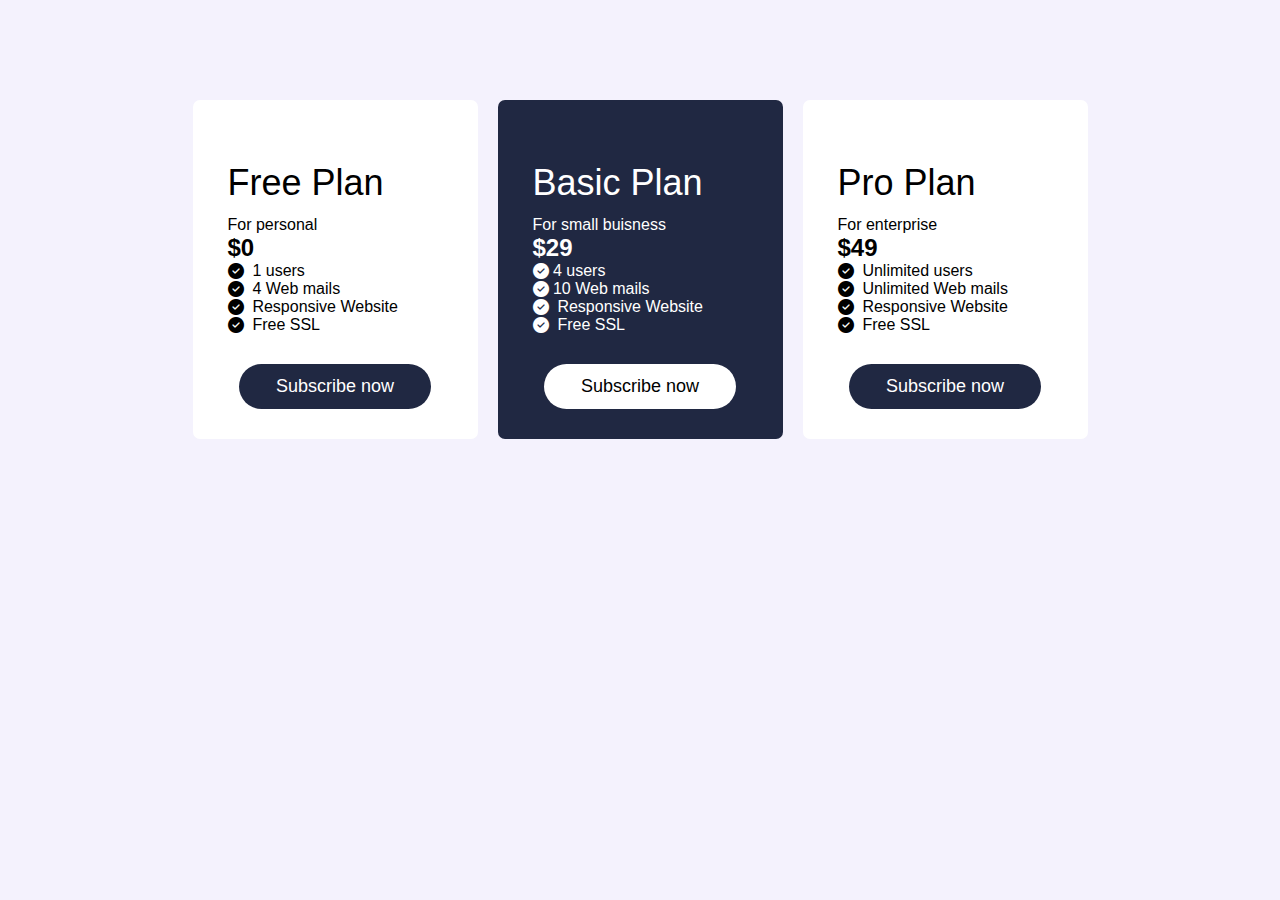
<file: Question4/index.html>
<!DOCTYPE html>
<html lang="en">
<head>
    <meta charset="UTF-8">
    <meta name="viewport" content="width=device-width, initial-scale=1.0">
    <title>Pricing</title>
    <link rel="stylesheet" href="https://cdnjs.cloudflare.com/ajax/libs/font-awesome/6.4.2/css/all.min.css">
    <link rel="stylesheet" href="style.css">
</head>
<body>
    <!-- Pricing Section -->
    <section class="pricing-section">
        <!-- free plan card -->
            <div class="card">
                <h2 class="plan-name">Free Plan</h2>
                <p class="plan-for">For personal</p>
                <h2 class="pricing">$0</h2>
                <p class="features"><i class="fa-solid fa-circle-check"></i>&nbsp; 1 users</p>
                <p class="features"><i class="fa-solid fa-circle-check"></i>&nbsp; 4 Web mails</p>
                <p class="features"><i class="fa-solid fa-circle-check"></i>&nbsp; Responsive Website</p>
                <p class="features"><i class="fa-solid fa-circle-check"></i>&nbsp; Free SSL</p>
                <div class="subscribe-now-button-container">
                    <button class="subscribe-now-button">Subscribe now</button>
                </div>
            </div>
            <!-- basic plan card -->
            <div class="card dark">
                <h2 class="plan-name">Basic Plan</h2>
                <p class="plan-for">For small buisness</p>
                <h2 class="pricing">$29</h2>
                <p class="features"><i class="fa-solid fa-circle-check"></i>&nbsp;4 users</p>
                <p class="features"><i class="fa-solid fa-circle-check"></i>&nbsp;10 Web mails</p>
                <p class="features"><i class="fa-solid fa-circle-check"></i>&nbsp; Responsive Website</p>
                <p class="features"><i class="fa-solid fa-circle-check"></i>&nbsp; Free SSL</p>
                <div class="subscribe-now-button-container">
                    <button class="subscribe-now-button dark-btn">Subscribe now</button>
                </div>
            </div>
            <!-- pro plan card -->
            <div class="card">
                <h2 class="plan-name">Pro Plan</h2>
                <p class="plan-for">For enterprise</p>
                <h2 class="pricing">$49</h2>
                <p class="features"><i class="fa-solid fa-circle-check"></i>&nbsp; Unlimited users</p>
                <p class="features"><i class="fa-solid fa-circle-check"></i>&nbsp; Unlimited Web mails</p>
                <p class="features"><i class="fa-solid fa-circle-check"></i>&nbsp; Responsive Website</p>
                <p class="features"><i class="fa-solid fa-circle-check"></i>&nbsp; Free SSL</p>
                <div class="subscribe-now-button-container">
                    <button class="subscribe-now-button">Subscribe now</button>
                </div>
            </div>
    </section>
</body>
</html>
</file>
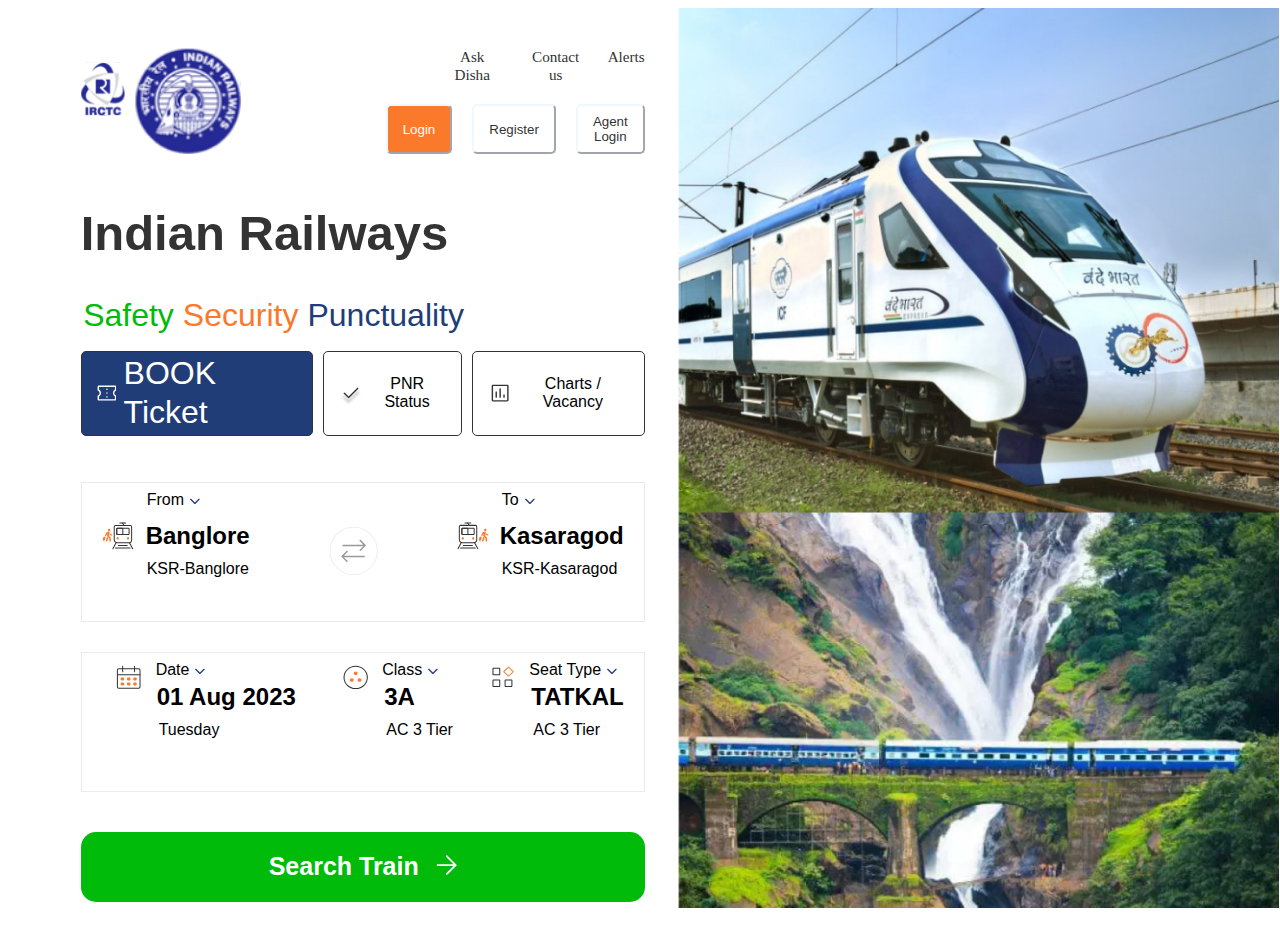
<file: Question5/index.html>
<!DOCTYPE html>
<html lang="en">
<head>
    <meta charset="UTF-8">
    <meta name="viewport" content="width=device-width, initial-scale=1.0">
    <title>IRCT-Ticket Booking</title>
    <link rel="stylesheet" href="style.css">
</head>
<body>
    <div class="container">
        <div class="nav">
            <nav>
                <a href="" class="logo"><svg width="68" height="82" viewBox="0 0 68 82" fill="none" xmlns="http://www.w3.org/2000/svg" xmlns:xlink="http://www.w3.org/1999/xlink">
                    <rect x="0.388916" y="0.694397" width="66.9167" height="81.1111" fill="url(#pattern0)"/>
                    <defs>
                    <pattern id="pattern0" patternContentUnits="objectBoundingBox" width="1" height="1">
                    <use xlink:href="#image0_222_7" transform="scale(0.0151515 0.0125)"/>
                    </pattern>
                    <image id="image0_222_7" width="66" height="80" xlink:href="[data-uri]"/>
                    </defs>
                    </svg>
                    <img src="./image/Logo.png" alt="">  
                </a>
                <div class="nav-options">
                    <div class="nav-links">
                        <a href="">Ask Disha</a>
                        <a href="">Contact us</a>
                        <a href="">Alerts</a>
                    </div>
                    <div class="nav-buttons">
                        <button Id="login">
                            Login
                        </button>
                        <button>
                            Register
                        </button>
                        <button>
                            Agent Login
                        </button>
                    </div>
                </div>
            </nav>
            <div class="main">
                <div>
                <h1>Indian Railways</h1>
                <span style="color: #01BB0A;">Safety</span>
                <span style="color: #FB792B;">Security</span>
                <span style="color: #213D77;">Punctuality</span>
                </div>
                <div class="detail">
                    <p style="background-color: #213D77; color: white; align-items: center;"><svg width="21" height="18" viewBox="0 0 21 18" fill="none" xmlns="http://www.w3.org/2000/svg">
                        <path d="M2.14583 17.2083C1.7276 17.2083 1.36957 17.0594 1.07174 16.7615C0.773915 16.4637 0.625 16.1057 0.625 15.6874V12.3416C0.625 12.1695 0.67147 12.0209 0.76441 11.8957C0.85735 11.7705 0.979861 11.6826 1.13194 11.6319C1.65579 11.446 2.06557 11.1123 2.36128 10.6307C2.657 10.1491 2.80486 9.64213 2.80486 9.10984C2.80486 8.57755 2.657 8.06638 2.36128 7.57633C2.06557 7.08628 1.65579 6.74832 1.13194 6.56244C0.979861 6.51175 0.85735 6.42382 0.76441 6.29865C0.67147 6.17347 0.625 6.02483 0.625 5.85272V2.50689C0.625 2.08866 0.773915 1.73063 1.07174 1.4328C1.36957 1.13497 1.7276 0.986053 2.14583 0.986053H19.3819C19.8002 0.986053 20.1582 1.13497 20.456 1.4328C20.7539 1.73063 20.9028 2.08866 20.9028 2.50689V5.85272C20.9028 6.02483 20.8563 6.17347 20.7634 6.29865C20.6704 6.42382 20.5479 6.51175 20.3958 6.56244C19.872 6.74832 19.4622 7.08628 19.1665 7.57633C18.8708 8.06638 18.7229 8.57755 18.7229 9.10984C18.7229 9.64213 18.8708 10.1491 19.1665 10.6307C19.4622 11.1123 19.872 11.446 20.3958 11.6319C20.5479 11.6826 20.6704 11.7705 20.7634 11.8957C20.8563 12.0209 20.9028 12.1695 20.9028 12.3416V15.6874C20.9028 16.1057 20.7539 16.4637 20.456 16.7615C20.1582 17.0594 19.8002 17.2083 19.3819 17.2083H2.14583ZM2.14583 15.6874H19.3819V12.9246C18.7398 12.4852 18.216 11.9361 17.8104 11.277C17.4049 10.618 17.2021 9.89138 17.2021 9.09716C17.2021 8.30295 17.4049 7.57633 17.8104 6.9173C18.216 6.25828 18.7398 5.70909 19.3819 5.26973V2.50689H2.14583V5.26973C2.80486 5.70909 3.33293 6.25828 3.73003 6.9173C4.12714 7.57633 4.32569 8.30295 4.32569 9.09716C4.32569 9.89138 4.12714 10.618 3.73003 11.277C3.33293 11.9361 2.80486 12.4852 2.14583 12.9246V15.6874ZM10.7639 14.0906C10.9667 14.0906 11.1441 14.0145 11.2962 13.8624C11.4483 13.7104 11.5243 13.5329 11.5243 13.3302C11.5243 13.1274 11.4483 12.9499 11.2962 12.7979C11.1441 12.6458 10.9667 12.5697 10.7639 12.5697C10.5611 12.5697 10.3837 12.6458 10.2316 12.7979C10.0795 12.9499 10.0035 13.1274 10.0035 13.3302C10.0035 13.5329 10.0795 13.7104 10.2316 13.8624C10.3837 14.0145 10.5611 14.0906 10.7639 14.0906ZM10.7639 9.85758C10.9667 9.85758 11.1441 9.78154 11.2962 9.62946C11.4483 9.47737 11.5243 9.29994 11.5243 9.09716C11.5243 8.89439 11.4483 8.71696 11.2962 8.56487C11.1441 8.41279 10.9667 8.33675 10.7639 8.33675C10.5611 8.33675 10.3837 8.41279 10.2316 8.56487C10.0795 8.71696 10.0035 8.89439 10.0035 9.09716C10.0035 9.29994 10.0795 9.47737 10.2316 9.62946C10.3837 9.78154 10.5611 9.85758 10.7639 9.85758ZM10.7639 5.6246C10.9667 5.6246 11.1441 5.54855 11.2962 5.39647C11.4483 5.24439 11.5243 5.06696 11.5243 4.86418C11.5243 4.6614 11.4483 4.48397 11.2962 4.33189C11.1441 4.1798 10.9667 4.10376 10.7639 4.10376C10.5611 4.10376 10.3837 4.1798 10.2316 4.33189C10.0795 4.48397 10.0035 4.6614 10.0035 4.86418C10.0035 5.06696 10.0795 5.24439 10.2316 5.39647C10.3837 5.54855 10.5611 5.6246 10.7639 5.6246Z" fill="white"/>
                        </svg>
                        <span>BOOK Ticket</span></p>
                    <p><svg width="26" height="27" viewBox="0 0 26 27" fill="none" xmlns="http://www.w3.org/2000/svg">
                        <g filter="url(#filter0_d_222_21)">
                        <path d="M10.3451 16.8486L19.5462 7.64753C19.6994 7.49544 19.8813 7.4194 20.092 7.4194C20.3026 7.4194 20.484 7.49589 20.6361 7.64887C20.7882 7.80183 20.8642 7.98349 20.8642 8.19384C20.8642 8.40417 20.7882 8.58538 20.6361 8.73746L10.8774 18.4961C10.7253 18.6482 10.5479 18.7243 10.3451 18.7243C10.1423 18.7243 9.96492 18.6482 9.81283 18.4961L5.19964 13.8829C5.04756 13.7297 4.97574 13.5478 4.98419 13.3371C4.99264 13.1265 5.07335 12.9451 5.22633 12.793C5.37929 12.6409 5.56095 12.5649 5.77129 12.5649C5.98163 12.5649 6.16283 12.6409 6.31492 12.793L10.3451 16.8486Z" fill="#333333"/>
                        </g>
                        <defs>
                        <filter id="filter0_d_222_21" x="-3.23608" y="0.930511" width="32.3334" height="32.3333" filterUnits="userSpaceOnUse" color-interpolation-filters="sRGB">
                        <feFlood flood-opacity="0" result="BackgroundImageFix"/>
                        <feColorMatrix in="SourceAlpha" type="matrix" values="0 0 0 0 0 0 0 0 0 0 0 0 0 0 0 0 0 0 127 0" result="hardAlpha"/>
                        <feOffset dy="4"/>
                        <feGaussianBlur stdDeviation="2"/>
                        <feComposite in2="hardAlpha" operator="out"/>
                        <feColorMatrix type="matrix" values="0 0 0 0 0 0 0 0 0 0 0 0 0 0 0 0 0 0 0.25 0"/>
                        <feBlend mode="normal" in2="BackgroundImageFix" result="effect1_dropShadow_222_21"/>
                        <feBlend mode="normal" in="SourceGraphic" in2="effect1_dropShadow_222_21" result="shape"/>
                        </filter>
                        </defs>
                        </svg>
                        PNR Status</p>
                    <p><svg width="26" height="26" viewBox="0 0 26 26" fill="none" xmlns="http://www.w3.org/2000/svg">
                        <path d="M8.89396 18.2427C9.11068 18.2427 9.29086 18.1698 9.43449 18.024C9.57813 17.8783 9.64995 17.6977 9.64995 17.4822V12.0326C9.64995 11.8171 9.57665 11.6365 9.43006 11.4908C9.28345 11.345 9.1018 11.2722 8.88509 11.2722C8.66837 11.2722 8.4882 11.345 8.34456 11.4908C8.20093 11.6365 8.12911 11.8171 8.12911 12.0326V17.4822C8.12911 17.6977 8.20241 17.8783 8.349 18.024C8.49561 18.1698 8.67726 18.2427 8.89396 18.2427ZM13.1016 18.2427C13.3183 18.2427 13.4985 18.1698 13.6421 18.024C13.7858 17.8783 13.8576 17.6977 13.8576 17.4822V8.7121C13.8576 8.49665 13.7843 8.31605 13.6377 8.1703C13.4911 8.02456 13.3094 7.95168 13.0927 7.95168C12.876 7.95168 12.6958 8.02456 12.5522 8.1703C12.4086 8.31605 12.3368 8.49665 12.3368 8.7121V17.4822C12.3368 17.6977 12.41 17.8783 12.5566 18.024C12.7032 18.1698 12.8849 18.2427 13.1016 18.2427ZM17.3092 18.2427C17.526 18.2427 17.7061 18.1698 17.8498 18.024C17.9934 17.8783 18.0652 17.6977 18.0652 17.4822V15.2517C18.0652 15.0362 17.9919 14.8556 17.8453 14.7099C17.6987 14.5641 17.5171 14.4913 17.3004 14.4913C17.0837 14.4913 16.9035 14.5641 16.7598 14.7099C16.6162 14.8556 16.5444 15.0362 16.5444 15.2517V17.4822C16.5444 17.6977 16.6177 17.8783 16.7643 18.024C16.9109 18.1698 17.0925 18.2427 17.3092 18.2427ZM5.493 22.2222C5.08745 22.2222 4.73258 22.0701 4.42842 21.7659C4.12425 21.4618 3.97217 21.1069 3.97217 20.7013V5.493C3.97217 5.08745 4.12425 4.73258 4.42842 4.42842C4.73258 4.12425 5.08745 3.97217 5.493 3.97217H20.7013C21.1069 3.97217 21.4618 4.12425 21.7659 4.42842C22.0701 4.73258 22.2222 5.08745 22.2222 5.493V20.7013C22.2222 21.1069 22.0701 21.4618 21.7659 21.7659C21.4618 22.0701 21.1069 22.2222 20.7013 22.2222H5.493ZM5.493 20.7013H20.7013V5.493H5.493V20.7013Z" fill="#333333"/>
                        </svg>
                        Charts / Vacancy</p>
                </div>
                <div class="destinations">    
                    <div>
                        <p>From <svg width="22" height="21" viewBox="0 0 22 21" fill="none" xmlns="http://www.w3.org/2000/svg">
                            <path d="M10.9028 13.0981C10.8183 13.0981 10.7408 13.084 10.6704 13.0558C10.6 13.0277 10.5296 12.9784 10.4592 12.908L6.2769 8.72566C6.15016 8.59893 6.08679 8.45107 6.08679 8.28209C6.08679 8.11311 6.15016 7.96525 6.2769 7.83851C6.40363 7.71178 6.55501 7.64841 6.73103 7.64841C6.90706 7.64841 7.05844 7.71178 7.18517 7.83851L10.9028 11.5561L14.6204 7.83851C14.7471 7.71178 14.895 7.64841 15.0639 7.64841C15.2329 7.64841 15.3808 7.71178 15.5075 7.83851C15.6342 7.96525 15.6976 8.11663 15.6976 8.29265C15.6976 8.46867 15.6342 8.62005 15.5075 8.74679L11.3463 12.908C11.2759 12.9784 11.2055 13.0277 11.1351 13.0558C11.0647 13.084 10.9873 13.0981 10.9028 13.0981Z" fill="#213D77"/>
                            </svg></p>
                        <div class="from-to">
                        <svg width="34" height="34" viewBox="0 0 34 34" fill="none" xmlns="http://www.w3.org/2000/svg">
                            <g clip-path="url(#clip0_222_40)">
                            <path fill-rule="evenodd" clip-rule="evenodd" d="M5.10216 16.7263C5.08898 16.5357 5.26033 14.9946 5.309 14.6621C5.31711 14.6164 5.34347 14.5526 5.29581 14.5242C5.25222 14.4988 5.20558 14.5495 5.16401 14.5718C5.06465 14.6235 5.01193 14.7117 4.97644 14.8151C4.87404 15.1274 4.26368 16.851 4.22211 16.8733C4.21704 16.997 4.10044 16.9859 4.02237 17.0234C3.80134 17.0244 3.72631 17.1451 3.68272 17.356C3.4039 18.7176 3.10886 20.0772 2.81787 21.4369C2.80773 21.4845 2.79151 21.5301 2.77529 21.5889C2.63233 21.4744 2.48937 21.378 2.31194 21.3547C1.93579 21.304 1.59715 21.4886 1.45723 21.8414C1.41465 21.9499 1.37105 21.9661 1.26763 21.9448C0.821523 21.8475 0.59137 21.4967 0.688703 21.0425C0.876273 20.1624 1.06384 19.2834 1.25445 18.4023C1.35179 17.9562 1.69347 17.7392 2.14059 17.8335C2.43158 17.8964 2.72256 17.9653 3.01456 18.0201C3.22951 18.0606 3.19402 18.0971 3.2437 17.8619C3.29643 17.6135 3.34509 17.3631 3.40998 17.1167C3.43837 17.0001 3.41302 16.9271 3.30859 16.8754C3.17273 16.8044 3.13623 16.6787 3.12001 16.5398C3.12001 16.5175 3.12305 16.4992 3.12812 16.482C3.12305 16.4394 3.6594 14.6529 3.75977 14.3031C3.8713 13.9219 4.09233 13.6482 4.44719 13.4687C4.92372 13.2294 5.39315 12.9729 5.86359 12.7245C6.05015 12.6251 6.24279 12.5359 6.45469 12.5096C7.08736 12.4325 7.62269 12.9455 7.572 13.5965C7.54665 13.9361 7.48784 14.2737 7.44019 14.6124L7.12791 16.8054C7.09851 17.0163 7.17455 17.1806 7.33272 17.3164C7.63384 17.576 7.92888 17.8436 8.23711 18.0951C8.55648 18.3567 8.70552 18.6852 8.72986 19.0958C8.78359 19.988 8.85862 20.8802 8.92452 21.7725C8.94987 22.1304 8.76332 22.4284 8.43988 22.5511C8.13572 22.6697 7.791 22.5765 7.58315 22.321C7.48582 22.2023 7.42904 22.0675 7.41687 21.9134C7.36719 21.2817 7.31954 20.6491 7.2729 20.0184C7.25566 19.8075 7.2364 19.5966 7.23133 19.3847C7.22829 19.2681 7.18469 19.1911 7.0975 19.1171C6.63719 18.7288 6.185 18.3293 5.72266 17.943C5.4337 17.7027 5.20558 17.4279 5.1052 17.0589C5.1052 17.0589 5.10723 16.8085 5.10216 16.7243M7.10459 12.1517C7.77376 12.1517 8.31315 11.6143 8.31416 10.9461C8.31619 10.2679 7.7768 9.72543 7.10155 9.72847C6.43036 9.72948 5.89097 10.2658 5.88995 10.932C5.88691 11.6092 6.4263 12.1517 7.10459 12.1517Z" fill="#FB792B"/>
                            <path fill-rule="evenodd" clip-rule="evenodd" d="M2.17934 21.6721C1.92688 21.6761 1.71802 21.886 1.71802 22.1354C1.71701 22.3929 1.93499 22.6048 2.19759 22.6018C2.45208 22.5998 2.65181 22.396 2.65181 22.1374C2.65181 21.8708 2.44397 21.667 2.17934 21.6721ZM7.63812 15.4468C7.71112 15.0047 7.74965 14.6752 7.82265 14.2697L7.9068 14.3183L9.52902 15.3778C9.71761 15.5025 9.9143 15.6191 10.0907 15.756C10.3199 15.9345 10.2834 16.2995 10.0299 16.5215C9.81088 16.7141 9.53308 16.7506 9.31509 16.6087C8.73413 16.2336 8.2789 16.0277 7.69895 15.6506C7.59452 15.5826 7.61581 15.5887 7.63812 15.4468ZM6.1984 18.7764C5.84049 18.4601 5.45724 18.1701 5.11252 17.8061L5.06284 17.942L4.16859 20.7231C4.06416 21.0495 3.94756 21.3719 3.86645 21.7004C3.76202 22.1283 4.07835 22.5491 4.51534 22.5957C4.89048 22.6363 5.20884 22.4335 5.32949 22.0594C5.65292 21.0688 5.97129 20.0762 6.29167 19.0846C6.34947 18.9072 6.34642 18.9082 6.1984 18.7764Z" fill="#FB792B"/>
                            <path fill-rule="evenodd" clip-rule="evenodd" d="M26.4376 23.8385H15.4065C13.6454 23.8385 12.2189 22.412 12.2189 20.6498V7.7187C12.2189 7.00898 12.7958 6.43106 13.5065 6.43106H28.3377C29.0484 6.43106 29.6253 7.00898 29.6253 7.7187V20.6498C29.6253 22.412 28.1978 23.8385 26.4376 23.8385Z" stroke="#333333" stroke-width="1.01389" stroke-linecap="round"/>
                            <path d="M23.6453 4.0697H17.8875" stroke="#333333" stroke-width="1.01389" stroke-linecap="round"/>
                            <path fill-rule="evenodd" clip-rule="evenodd" d="M16.8311 19.4605C16.8311 20.1033 16.3109 20.6235 15.6681 20.6235C15.0264 20.6235 14.5062 20.1033 14.5062 19.4605C14.5062 18.8187 15.0264 18.2986 15.6681 18.2986C16.3109 18.2986 16.8311 18.8187 16.8311 19.4605ZM27.2812 19.4605C27.2812 20.1033 26.7611 20.6235 26.1183 20.6235C25.4755 20.6235 24.9554 20.1033 24.9554 19.4605C24.9554 18.8187 25.4755 18.2986 26.1183 18.2986C26.7611 18.2986 27.2812 18.8187 27.2812 19.4605Z" fill="#FB792B"/>
                            <path d="M14.0632 23.8385L10.8684 29.8194M27.4769 23.8385L30.6727 29.8194M13.4498 29.0438H28.0883M16.3383 26.4412H25.2007" stroke="#333333" stroke-width="1.01389" stroke-linecap="round"/>
                            <path d="M20.4496 4.0697L21.6014 5.32591V6.43206" stroke="#333333" stroke-width="1.01389" stroke-linecap="round" stroke-linejoin="round"/>
                            <path fill-rule="evenodd" clip-rule="evenodd" d="M20.0258 15.5297H15.5271C15.1013 15.5297 14.7566 15.1839 14.7566 14.7571V9.99588C14.7566 9.57005 15.1013 9.2233 15.5271 9.2233H20.0258C20.4516 9.2233 20.7984 9.57005 20.7984 9.99588V14.7571C20.7984 15.1829 20.4516 15.5297 20.0258 15.5297Z" stroke="#333333" stroke-width="1.01389" stroke-linecap="round"/>
                            <path fill-rule="evenodd" clip-rule="evenodd" d="M26.2957 15.5297H15.5282C15.1013 15.5297 14.7566 15.1839 14.7566 14.7571V9.99588C14.7566 9.57005 15.1013 9.2233 15.5271 9.2233H26.2957C26.7235 9.2233 27.0682 9.57005 27.0682 9.99588V14.7571C27.0682 15.1829 26.7235 15.5297 26.2957 15.5297Z" stroke="#333333" stroke-width="1.01389" stroke-linecap="round"/>
                            </g>
                            <defs>
                            <clipPath id="clip0_222_40">
                            <rect width="32.4444" height="32.4444" fill="white" transform="translate(0.666626 0.722168)"/>
                            </clipPath>
                            </defs>
                            </svg><h2>Banglore</h2>
                        </div>
                        <p>KSR-Banglore</p>
                    </div>
                    <div style="display: flex;align-items: center;"><svg width="49" height="50" viewBox="0 0 49 50" fill="none" xmlns="http://www.w3.org/2000/svg">
                        <g clip-path="url(#clip0_222_84)">
                        <rect x="0.79857" y="1.07634" width="47.6528" height="47.6528" rx="23.8264" fill="white" stroke="#EBEBEB" stroke-width="1.01389"/>
                        <path opacity="0.5" d="M14.9154 31.166L18.5254 34.7632C18.6729 34.9107 18.7488 35.085 18.7531 35.2859C18.7573 35.4869 18.6814 35.6654 18.5254 35.8214C18.3778 35.9775 18.2036 36.0555 18.0026 36.0555C17.8016 36.0555 17.6231 35.9775 17.4671 35.8214L12.7302 31.0846C12.6285 30.9828 12.5556 30.8768 12.5115 30.7666C12.4674 30.6563 12.4453 30.5393 12.4453 30.4155C12.4453 30.2832 12.4674 30.1641 12.5115 30.0581C12.5556 29.9521 12.6285 29.8482 12.7302 29.7464L17.5002 24.9765C17.6477 24.829 17.822 24.7531 18.023 24.7488C18.2239 24.7446 18.4024 24.8205 18.5585 24.9765C18.706 25.1325 18.7798 25.3089 18.7798 25.5056C18.7798 25.7024 18.706 25.8745 18.5585 26.0221L14.9154 29.665H35.1223C35.3411 29.665 35.5208 29.7354 35.6616 29.8762C35.8024 30.017 35.8727 30.1967 35.8727 30.4155C35.8727 30.6343 35.8024 30.8141 35.6616 30.9548C35.5208 31.0956 35.3411 31.166 35.1223 31.166H14.9154ZM34.3413 20.1735H14.1345C13.9157 20.1735 13.7359 20.1031 13.5952 19.9623C13.4544 19.8215 13.384 19.6418 13.384 19.423C13.384 19.2042 13.4544 19.0244 13.5952 18.8837C13.7359 18.7429 13.9157 18.6725 14.1345 18.6725H34.3413L30.711 15.0422C30.5635 14.8947 30.4876 14.7205 30.4833 14.5195C30.4791 14.3185 30.555 14.14 30.711 13.984C30.8586 13.828 31.0328 13.7499 31.2338 13.7499C31.4348 13.7499 31.609 13.828 31.7566 13.984L36.5265 18.7539C36.6283 18.8557 36.7033 18.9596 36.7517 19.0656C36.8 19.1716 36.8242 19.2907 36.8242 19.423C36.8242 19.5468 36.8 19.6617 36.7517 19.7677C36.7033 19.8737 36.6283 19.9776 36.5265 20.0793L31.7896 24.8289C31.6421 24.9765 31.4657 25.0524 31.2605 25.0566C31.0553 25.0609 30.8789 24.985 30.7314 24.8289C30.5753 24.6729 30.4973 24.4965 30.4973 24.2998C30.4973 24.1031 30.5753 23.9267 30.7314 23.7707L34.3413 20.1735Z" fill="#333333"/>
                        </g>
                        <defs>
                        <clipPath id="clip0_222_84">
                        <rect x="0.291626" y="0.569397" width="48.6667" height="48.6667" rx="24.3333" fill="white"/>
                        </clipPath>
                        </defs>
                        </svg>
                        </div>
                        <div>
                            <p>To <svg width="22" height="21" viewBox="0 0 22 21" fill="none" xmlns="http://www.w3.org/2000/svg">
                                <path d="M10.9028 13.0981C10.8183 13.0981 10.7408 13.084 10.6704 13.0558C10.6 13.0277 10.5296 12.9784 10.4592 12.908L6.2769 8.72566C6.15016 8.59893 6.08679 8.45107 6.08679 8.28209C6.08679 8.11311 6.15016 7.96525 6.2769 7.83851C6.40363 7.71178 6.55501 7.64841 6.73103 7.64841C6.90706 7.64841 7.05844 7.71178 7.18517 7.83851L10.9028 11.5561L14.6204 7.83851C14.7471 7.71178 14.895 7.64841 15.0639 7.64841C15.2329 7.64841 15.3808 7.71178 15.5075 7.83851C15.6342 7.96525 15.6976 8.11663 15.6976 8.29265C15.6976 8.46867 15.6342 8.62005 15.5075 8.74679L11.3463 12.908C11.2759 12.9784 11.2055 13.0277 11.1351 13.0558C11.0647 13.084 10.9873 13.0981 10.9028 13.0981Z" fill="#213D77"/>
                                </svg></p>
                        <div class="from-to">
                            <svg width="33" height="34" viewBox="0 0 33 34" fill="none" xmlns="http://www.w3.org/2000/svg">
                                <g clip-path="url(#clip0_222_62)">
                                <path fill-rule="evenodd" clip-rule="evenodd" d="M26.3013 16.6708C26.2881 16.4802 26.4594 14.9391 26.5081 14.6065C26.5162 14.5609 26.5426 14.497 26.4949 14.4686C26.4513 14.4433 26.4047 14.494 26.3631 14.5163C26.2637 14.568 26.211 14.6562 26.1755 14.7596C26.0731 15.0719 25.4628 16.7955 25.4212 16.8178C25.4161 16.9415 25.2995 16.9303 25.2215 16.9679C25.0004 16.9689 24.9254 17.0895 24.8818 17.3004C24.603 18.6621 24.308 20.0217 24.017 21.3813C24.0068 21.429 23.9906 21.4746 23.9744 21.5334C23.8314 21.4188 23.6885 21.3225 23.511 21.2992C23.1349 21.2485 22.7962 21.433 22.6563 21.7859C22.6137 21.8943 22.5701 21.9106 22.4667 21.8893C22.0206 21.7919 21.7905 21.4411 21.8878 20.9869C22.0754 20.1069 22.2629 19.2278 22.4535 18.3467C22.5509 17.9006 22.8926 17.6837 23.3397 17.778C23.6307 17.8408 23.9217 17.9098 24.2137 17.9645C24.4286 18.0051 24.3931 18.0416 24.4428 17.8063C24.4955 17.5579 24.5442 17.3075 24.6091 17.0611C24.6375 16.9445 24.6121 16.8715 24.5077 16.8198C24.3718 16.7489 24.3353 16.6231 24.3191 16.4842C24.3191 16.4619 24.3221 16.4437 24.3272 16.4264C24.3221 16.3839 24.8585 14.5974 24.9589 14.2476C25.0704 13.8664 25.2914 13.5926 25.6463 13.4132C26.1228 13.1739 26.5922 12.9174 27.0627 12.669C27.2492 12.5696 27.4419 12.4804 27.6538 12.454C28.2865 12.377 28.8218 12.89 28.7711 13.5409C28.7457 13.8806 28.6869 14.2182 28.6393 14.5568L28.327 16.7499C28.2976 16.9608 28.3736 17.125 28.5318 17.2609C28.8329 17.5204 29.128 17.7881 29.4362 18.0395C29.7556 18.3011 29.9046 18.6296 29.929 19.0402C29.9827 19.9325 30.0577 20.8247 30.1236 21.7169C30.149 22.0748 29.9624 22.3729 29.639 22.4956C29.3348 22.6142 28.9901 22.5209 28.7822 22.2654C28.6849 22.1468 28.6281 22.012 28.616 21.8578C28.5663 21.2262 28.5186 20.5935 28.472 19.9629C28.4548 19.752 28.4355 19.5411 28.4304 19.3292C28.4274 19.2126 28.3838 19.1355 28.2966 19.0615C27.8363 18.6732 27.3841 18.2737 26.9218 17.8875C26.6328 17.6472 26.4047 17.3724 26.3043 17.0033C26.3043 17.0033 26.3063 16.7529 26.3013 16.6688M28.3037 12.0961C28.9729 12.0961 29.5122 11.5588 29.5133 10.8906C29.5153 10.2123 28.9759 9.66988 28.3006 9.67293C27.6295 9.67394 27.0901 10.2103 27.0891 10.8764C27.086 11.5537 27.6254 12.0961 28.3037 12.0961Z" fill="#FB792B"/>
                                <path fill-rule="evenodd" clip-rule="evenodd" d="M23.3786 21.6165C23.1261 21.6206 22.9172 21.8304 22.9172 22.0799C22.9162 22.3374 23.1342 22.5493 23.3968 22.5463C23.6513 22.5442 23.851 22.3404 23.851 22.0819C23.851 21.8152 23.6432 21.6114 23.3786 21.6165ZM28.8373 15.3912C28.9103 14.9492 28.9489 14.6197 29.0219 14.2141L29.106 14.2628L30.7282 15.3223C30.9168 15.447 31.1135 15.5636 31.2899 15.7005C31.5191 15.8789 31.4826 16.2439 31.2291 16.466C31.0101 16.6586 30.7323 16.6951 30.5143 16.5532C29.9334 16.178 29.4781 15.9722 28.8982 15.595C28.7937 15.5271 28.815 15.5332 28.8373 15.3912ZM27.3976 18.7208C27.0397 18.4045 26.6565 18.1145 26.3117 17.7506L26.2621 17.8864L25.3678 20.6675C25.2634 20.994 25.1468 21.3164 25.0657 21.6449C24.9612 22.0728 25.2776 22.4935 25.7146 22.5402C26.0897 22.5807 26.4081 22.3779 26.5287 22.0038C26.8521 21.0133 27.1705 20.0207 27.4909 19.0291C27.5487 18.8516 27.5456 18.8527 27.3976 18.7208Z" fill="#FB792B"/>
                                <path fill-rule="evenodd" clip-rule="evenodd" d="M16.5435 23.783H5.51237C3.75125 23.783 2.32471 22.3564 2.32471 20.5943V7.66316C2.32471 6.95344 2.90262 6.37552 3.61235 6.37552H18.4455C19.1553 6.37552 19.7332 6.95344 19.7332 7.66316V20.5943C19.7332 22.3564 18.3036 23.783 16.5435 23.783Z" stroke="#333333" stroke-width="1.01389" stroke-linecap="round"/>
                                <path d="M13.7518 4.01416H7.9939" stroke="#333333" stroke-width="1.01389" stroke-linecap="round"/>
                                <path fill-rule="evenodd" clip-rule="evenodd" d="M6.93792 19.405C6.93792 20.0478 6.4178 20.5679 5.77499 20.5679C5.13219 20.5679 4.61206 20.0478 4.61206 19.405C4.61206 18.7632 5.13219 18.2431 5.77499 18.2431C6.4178 18.2431 6.93792 18.7632 6.93792 19.405ZM17.3871 19.405C17.3871 20.0478 16.8669 20.5679 16.2251 20.5679C15.5823 20.5679 15.0622 20.0478 15.0622 19.405C15.0622 18.7632 15.5823 18.2431 16.2251 18.2431C16.8669 18.2431 17.3871 18.7632 17.3871 19.405Z" fill="#FB792B"/>
                                <path d="M4.1699 23.783L0.974121 29.7639M17.5836 23.783L20.7794 29.7639M3.5565 28.9883H18.195M6.44507 26.3856H15.3065" stroke="#333333" stroke-width="1.01389" stroke-linecap="round"/>
                                <path d="M10.5564 4.01416L11.7082 5.27037V6.37652" stroke="#333333" stroke-width="1.01389" stroke-linecap="round" stroke-linejoin="round"/>
                                <path fill-rule="evenodd" clip-rule="evenodd" d="M10.1317 15.4741H5.63506C5.20922 15.4741 4.8645 15.1284 4.8645 14.7016V9.94034C4.8645 9.51451 5.20922 9.16776 5.63506 9.16776H10.1317C10.5575 9.16776 10.9042 9.51451 10.9042 9.94034V14.7016C10.9042 15.1274 10.5575 15.4741 10.1317 15.4741Z" stroke="#333333" stroke-width="1.01389" stroke-linecap="round"/>
                                <path fill-rule="evenodd" clip-rule="evenodd" d="M16.4026 15.4741H5.63408C5.20825 15.4741 4.86353 15.1284 4.86353 14.7016V9.94034C4.86353 9.51451 5.20825 9.16776 5.63408 9.16776H16.4016C16.8294 9.16776 17.1752 9.51451 17.1752 9.94034V14.7016C17.1752 15.1274 16.8305 15.4741 16.4026 15.4741Z" stroke="#333333" stroke-width="1.01389" stroke-linecap="round"/>
                                </g>
                                <defs>
                                <clipPath id="clip0_222_62">
                                <rect width="32.4444" height="32.4444" fill="white" transform="translate(0.236084 0.666626)"/>
                                </clipPath>
                                </defs>
                                </svg>
                                <h2>Kasaragod</h2>
                        </div>
                        <p>KSR-Kasaragod</p>
                        </div>
                </div>
                <div class="destinations">    
                    <div>
                        <p style="margin-left: 10px;margin-bottom: -30px;"><svg style="margin-right: 10px;"  width="34" height="32" viewBox="0 0 34 32" fill="none" xmlns="http://www.w3.org/2000/svg">
                            <path fill-rule="evenodd" clip-rule="evenodd" d="M26.6556 27.3059H6.74995C6.00373 27.3059 5.39844 26.7265 5.39844 26.0121V9.10682C5.39844 8.3905 6.00373 7.81201 6.74995 7.81201H26.6556C27.4019 7.81201 28.0082 8.3905 28.0082 9.10682V26.0121C28.0082 26.7265 27.4019 27.3059 26.6556 27.3059Z" stroke="#333333" stroke-width="1.01389"/>
                            <path d="M22.5413 5.25635V10.6918M10.6636 5.25635V10.6918M28.0082 13.8094H5.39844" stroke="#333333" stroke-width="1.01389" stroke-linecap="round"/>
                            <path fill-rule="evenodd" clip-rule="evenodd" d="M11.28 19.4196H9.54216C9.06157 19.4196 8.67224 19.0469 8.67224 18.5878V17.2416C8.67224 16.7825 9.06157 16.4107 9.54216 16.4107H11.28C11.7605 16.4107 12.1499 16.7825 12.1499 17.2416V18.5878C12.1499 19.0469 11.7605 19.4196 11.28 19.4196ZM17.5711 19.4196H15.8344C15.3538 19.4196 14.9665 19.0469 14.9665 18.5878V17.2416C14.9665 16.7825 15.3538 16.4107 15.8344 16.4107H17.5722C18.0527 16.4107 18.4421 16.7825 18.4421 17.2416V18.5878C18.4421 19.0469 18.0517 19.4196 17.5711 19.4196ZM23.8644 19.4196H22.1255C21.645 19.4196 21.2556 19.0469 21.2556 18.5878V17.2416C21.2556 16.7825 21.645 16.4107 22.1255 16.4107H23.8633C24.3439 16.4107 24.7333 16.7825 24.7333 17.2416V18.5878C24.7333 19.0469 24.3449 19.4196 23.8644 19.4196ZM11.28 24.4368H9.54216C9.06157 24.4368 8.67224 24.0641 8.67224 23.604V22.2587C8.67224 21.7986 9.06157 21.4279 9.54216 21.4279H11.28C11.7605 21.4279 12.1499 21.7986 12.1499 22.2587V23.604C12.1499 24.0641 11.7605 24.4368 11.28 24.4368ZM17.5711 24.4368H15.8344C15.3538 24.4368 14.9665 24.0641 14.9665 23.604V22.2587C14.9665 21.7986 15.3538 21.4279 15.8344 21.4279H17.5722C18.0527 21.4279 18.4421 21.7986 18.4421 22.2587V23.604C18.4421 24.0641 18.0517 24.4368 17.5711 24.4368ZM23.8644 24.4368H22.1255C21.645 24.4368 21.2556 24.0641 21.2556 23.604V22.2587C21.2556 21.7986 21.645 21.4279 22.1255 21.4279H23.8633C24.3439 21.4279 24.7333 21.7986 24.7333 22.2587V23.604C24.7333 24.0641 24.3449 24.4368 23.8644 24.4368Z" fill="#FB792B"/>
                            </svg>Date <svg width="22" height="21" viewBox="0 0 22 21" fill="none" xmlns="http://www.w3.org/2000/svg">
                                <path d="M10.9028 13.0981C10.8183 13.0981 10.7408 13.084 10.6704 13.0558C10.6 13.0277 10.5296 12.9784 10.4592 12.908L6.2769 8.72566C6.15016 8.59893 6.08679 8.45107 6.08679 8.28209C6.08679 8.11311 6.15016 7.96525 6.2769 7.83851C6.40363 7.71178 6.55501 7.64841 6.73103 7.64841C6.90706 7.64841 7.05844 7.71178 7.18517 7.83851L10.9028 11.5561L14.6204 7.83851C14.7471 7.71178 14.895 7.64841 15.0639 7.64841C15.2329 7.64841 15.3808 7.71178 15.5075 7.83851C15.6342 7.96525 15.6976 8.11663 15.6976 8.29265C15.6976 8.46867 15.6342 8.62005 15.5075 8.74679L11.3463 12.908C11.2759 12.9784 11.2055 13.0277 11.1351 13.0558C11.0647 13.084 10.9873 13.0981 10.9028 13.0981Z" fill="#213D77"/>
                                </svg></p>
                        <div class="from-to">
                        <h2 style="align-items: center; padding-left: 55px;">01 Aug 2023</h2>
                        </div>
                        <p style="margin-left: 57px;">Tuesday</p>
                    </div>
                    <div>
                        <p style="margin-left: 10px;margin-bottom: -30px;"><svg style="margin-right: 10px;"  width="33" height="32" viewBox="0 0 33 32" fill="none" xmlns="http://www.w3.org/2000/svg">
                            <path d="M16.6802 28.0517C14.9864 28.0517 13.4041 27.7461 11.9332 27.1348C10.4624 26.5236 9.17533 25.6886 8.07213 24.6299C6.96893 23.5712 6.09778 22.3395 5.45867 20.9347C4.81956 19.5298 4.5 18.0199 4.5 16.4049C4.5 14.7898 4.81925 13.2751 5.45775 11.8606C6.09628 10.4462 6.96847 9.21449 8.07433 8.16562C9.18019 7.11677 10.4668 6.28643 11.9343 5.67459C13.4018 5.06275 14.979 4.75684 16.6661 4.75684C18.3531 4.75684 19.9353 5.06246 21.4128 5.67372C22.8904 6.28499 24.177 7.11457 25.2726 8.16245C26.3682 9.21033 27.2356 10.4426 27.8747 11.8591C28.5138 13.2757 28.8333 14.7864 28.8333 16.3913C28.8333 18.0128 28.5141 19.5276 27.8756 20.9357C27.2371 22.3438 26.3705 23.5739 25.2759 24.6261C24.1813 25.6782 22.8942 26.5122 21.4144 27.128C19.9347 27.7438 18.3566 28.0517 16.6802 28.0517ZM16.6706 27.0562C19.7634 27.0562 22.3904 26.0205 24.5516 23.949C26.7128 21.8775 27.7935 19.3613 27.7935 16.4005C27.7935 13.4397 26.7155 10.9248 24.5597 8.85583C22.4039 6.78683 19.7729 5.75234 16.6667 5.75234C13.5765 5.75234 10.9495 6.78425 8.78564 8.84806C6.6218 10.9119 5.53988 13.4306 5.53988 16.4043C5.53988 19.3626 6.6218 21.8775 8.78564 23.949C10.9495 26.0205 13.5778 27.0562 16.6706 27.0562Z" fill="#333333"/>
                            <path d="M12.7697 20.8343C13.3122 20.8343 13.768 20.6575 14.1372 20.3041C14.5063 19.9507 14.6909 19.5156 14.6909 18.9988C14.6909 18.482 14.5063 18.0456 14.1372 17.6897C13.768 17.3338 13.3135 17.1559 12.7736 17.1559C12.2337 17.1559 11.7779 17.3326 11.4061 17.686C11.0344 18.0395 10.8485 18.4746 10.8485 18.9914C10.8485 19.5082 11.0335 19.9445 11.4034 20.3004C11.7734 20.6563 12.2288 20.8343 12.7697 20.8343ZM20.5598 20.8343C21.0996 20.8343 21.5554 20.6575 21.9272 20.3041C22.299 19.9507 22.4848 19.5156 22.4848 18.9988C22.4848 18.482 22.3002 18.0456 21.931 17.6897C21.5618 17.3338 21.1073 17.1559 20.5675 17.1559C20.0276 17.1559 19.5718 17.3326 19.2001 17.686C18.8283 18.0395 18.6424 18.4746 18.6424 18.9914C18.6424 19.5082 18.8271 19.9445 19.1963 20.3004C19.5655 20.6563 20.02 20.8343 20.5598 20.8343ZM16.6628 14.1121C17.2027 14.1121 17.6585 13.9354 18.0302 13.582C18.402 13.2286 18.5879 12.7935 18.5879 12.2766C18.5879 11.7598 18.4033 11.3235 18.0341 10.9676C17.6649 10.6117 17.2104 10.4337 16.6705 10.4337C16.1307 10.4337 15.6749 10.6108 15.3031 10.9649C14.9314 11.3191 14.7455 11.7551 14.7455 12.2729C14.7455 12.7922 14.9301 13.2286 15.2993 13.582C15.6685 13.9354 16.123 14.1121 16.6628 14.1121Z" fill="#FB792B"/>
                            </svg>
                            Class <svg width="22" height="21" viewBox="0 0 22 21" fill="none" xmlns="http://www.w3.org/2000/svg">
                                <path d="M10.9028 13.0981C10.8183 13.0981 10.7408 13.084 10.6704 13.0558C10.6 13.0277 10.5296 12.9784 10.4592 12.908L6.2769 8.72566C6.15016 8.59893 6.08679 8.45107 6.08679 8.28209C6.08679 8.11311 6.15016 7.96525 6.2769 7.83851C6.40363 7.71178 6.55501 7.64841 6.73103 7.64841C6.90706 7.64841 7.05844 7.71178 7.18517 7.83851L10.9028 11.5561L14.6204 7.83851C14.7471 7.71178 14.895 7.64841 15.0639 7.64841C15.2329 7.64841 15.3808 7.71178 15.5075 7.83851C15.6342 7.96525 15.6976 8.11663 15.6976 8.29265C15.6976 8.46867 15.6342 8.62005 15.5075 8.74679L11.3463 12.908C11.2759 12.9784 11.2055 13.0277 11.1351 13.0558C11.0647 13.084 10.9873 13.0981 10.9028 13.0981Z" fill="#213D77"/>
                                </svg></p>
                        <div class="from-to">
                        <h2 style="align-items: center; padding-left: 55px;">3A</h2>
                        </div>
                        <p style="margin-left: 57px;">AC 3 Tier</p>
                    </div>
                    <div>
                        <p style="margin-left: 10px;margin-bottom: -30px;"><svg style="margin-right: 10px;"  width="33" height="32" viewBox="0 0 33 32" fill="none" xmlns="http://www.w3.org/2000/svg">
                            <path d="M7.39731 14.2947C7.13215 14.2947 6.90988 14.2048 6.73051 14.025C6.55112 13.8452 6.46143 13.6365 6.46143 13.3988V7.69203C6.46143 7.45436 6.55112 7.24561 6.73051 7.06578C6.90988 6.88598 7.13215 6.79608 7.39731 6.79608H13.3325C13.5976 6.79608 13.8199 6.88598 13.9993 7.06578C14.1787 7.24561 14.2684 7.45436 14.2684 7.69203V13.3988C14.2684 13.6365 14.1787 13.8452 13.9993 14.025C13.8199 14.2048 13.5976 14.2947 13.3325 14.2947H7.39731ZM19.5224 25.9024C19.2741 25.9024 19.0561 25.8165 18.8682 25.6448C18.6804 25.4731 18.5865 25.2603 18.5865 25.0064V19.3245C18.5865 19.0707 18.6804 18.8579 18.8682 18.6862C19.0561 18.5145 19.2741 18.4286 19.5224 18.4286H25.4836C25.7318 18.4286 25.9499 18.5145 26.1377 18.6862C26.3255 18.8579 26.4195 19.0707 26.4195 19.3245V25.0064C26.4195 25.2603 26.3255 25.4731 26.1377 25.6448C25.9499 25.8165 25.7318 25.9024 25.4836 25.9024H19.5224ZM7.39731 25.9024C7.13215 25.9024 6.90988 25.8165 6.73051 25.6448C6.55112 25.4731 6.46143 25.2603 6.46143 25.0064V19.3245C6.46143 19.0707 6.55112 18.8579 6.73051 18.6862C6.90988 18.5145 7.13215 18.4286 7.39731 18.4286H13.3325C13.5976 18.4286 13.8199 18.5145 13.9993 18.6862C14.1787 18.8579 14.2684 19.0707 14.2684 19.3245V25.0064C14.2684 25.2603 14.1787 25.4731 13.9993 25.6448C13.8199 25.8165 13.5976 25.9024 13.3325 25.9024H7.39731ZM7.5013 13.2992H13.2285V7.79158H7.5013V13.2992ZM19.6264 24.9069H25.3796V19.4241H19.6264V24.9069ZM7.5013 24.9069H13.2285V19.4241H7.5013V24.9069Z" fill="#333333"/>
                            <path d="M22.447 15.564C22.3258 15.564 22.2132 15.5383 22.1092 15.4869C22.0052 15.4355 21.9059 15.3644 21.8111 15.2737L17.6161 11.2577C17.5213 11.1669 17.4471 11.0685 17.3933 10.9624C17.3396 10.8562 17.3127 10.7425 17.3127 10.6212C17.3127 10.5134 17.3396 10.4057 17.3933 10.2978C17.4471 10.19 17.5213 10.0907 17.6161 9.99995L21.8111 5.98392C21.9059 5.89322 22.0087 5.82215 22.1196 5.77071C22.2305 5.71928 22.3493 5.69357 22.476 5.69357C22.5885 5.69357 22.7011 5.71928 22.8138 5.77071C22.9264 5.82215 23.0301 5.89322 23.1249 5.98392L27.3199 9.99995C27.4147 10.0907 27.4889 10.1925 27.5427 10.3054C27.5964 10.4184 27.6233 10.5329 27.6233 10.6489C27.6233 10.7649 27.5964 10.8727 27.5427 10.9723C27.4889 11.0718 27.4147 11.1669 27.3199 11.2577L23.1249 15.2737C23.0301 15.3644 22.9238 15.4355 22.8058 15.4869C22.6878 15.5383 22.5682 15.564 22.447 15.564ZM22.5434 14.576L26.5911 10.701L22.5434 6.80108L18.4696 10.701L22.5434 14.576Z" fill="#FB792B"/>
                            </svg>
                            Seat Type<svg width="22" height="21" viewBox="0 0 22 21" fill="none" xmlns="http://www.w3.org/2000/svg">
                                <path d="M10.9028 13.0981C10.8183 13.0981 10.7408 13.084 10.6704 13.0558C10.6 13.0277 10.5296 12.9784 10.4592 12.908L6.2769 8.72566C6.15016 8.59893 6.08679 8.45107 6.08679 8.28209C6.08679 8.11311 6.15016 7.96525 6.2769 7.83851C6.40363 7.71178 6.55501 7.64841 6.73103 7.64841C6.90706 7.64841 7.05844 7.71178 7.18517 7.83851L10.9028 11.5561L14.6204 7.83851C14.7471 7.71178 14.895 7.64841 15.0639 7.64841C15.2329 7.64841 15.3808 7.71178 15.5075 7.83851C15.6342 7.96525 15.6976 8.11663 15.6976 8.29265C15.6976 8.46867 15.6342 8.62005 15.5075 8.74679L11.3463 12.908C11.2759 12.9784 11.2055 13.0277 11.1351 13.0558C11.0647 13.084 10.9873 13.0981 10.9028 13.0981Z" fill="#213D77"/>
                                </svg></p>
                        <div class="from-to">
                        <h2 style="align-items: center; padding-left: 55px;">TATKAL</h2>
                        </div>
                        <p style="margin-left: 57px;">AC 3 Tier</p>
                    </div>
                </div>
                <div class="search">
                    <button>Search Train <svg style="margin-left: 10px;" width="21" height="20" viewBox="0 0 21 20" fill="none" xmlns="http://www.w3.org/2000/svg">
                        <path d="M17.388 11.0616H1.67269C1.39809 11.0616 1.17103 10.9718 0.991482 10.7923C0.811939 10.6128 0.722168 10.3857 0.722168 10.1111C0.722168 9.83649 0.811939 9.60943 0.991482 9.42988C1.17103 9.25034 1.39809 9.16057 1.67269 9.16057H17.388L10.1957 1.96829C10.0056 1.77819 9.91054 1.5564 9.91054 1.30293C9.91054 1.04946 10.0056 0.82767 10.1957 0.637566C10.3858 0.447461 10.6076 0.352409 10.8611 0.352409C11.1145 0.352409 11.3363 0.447461 11.5264 0.637566L20.3346 9.44572C20.4402 9.55134 20.5141 9.65695 20.5564 9.76256C20.5986 9.86818 20.6197 9.98435 20.6197 10.1111C20.6197 10.2378 20.5986 10.354 20.5564 10.4596C20.5141 10.5652 20.4402 10.6708 20.3346 10.7765L11.5264 19.5846C11.3363 19.7747 11.1145 19.8698 10.8611 19.8698C10.6076 19.8698 10.3858 19.7747 10.1957 19.5846C10.0056 19.3945 9.91054 19.1727 9.91054 18.9192C9.91054 18.6658 10.0056 18.444 10.1957 18.2539L17.388 11.0616Z" fill="white"/>
                        </svg>
                        </button>    
                </div>
            </div>
        </div>
    <div>
        <img src="./image/TrainImage.png" class="trainImage" alt="">
    </div>
    </div>
</body>
</html>
</file>
<file: Question4/style.css>
body, p, h1, h2, h3{
    margin: 0;
    padding: 0;
    font-family: sans-serif;
}

/* pricing section */
.pricing-section{
    min-height: 100vh;
    padding-top: 100px;
    display: flex;
    justify-content: center;
    gap:20px;
    background-color: #F4F2FD;
    box-sizing: border-box;
}

/* card  */
.card{
    width: 250px;
    height: fit-content;
    background-color: white;
    border-radius: 7px;
    padding-top: 50px;
    padding-left: 35px;
}

.plan-name{
    font-size: 36px;
    font-weight: 100;
    margin: 12px 0;
}

.features{
    display: flex;
    align-items: center;
}

.subscribe-now-button-container{
    display: flex;
    justify-content: center;
    margin-left: -35px;
}

.subscribe-now-button{
    background-color: #202842;
    color: white;
    border-radius: 24px;
    font-size: 18px;
    padding: 10px 35px;
    margin: 30px auto;
    border-color: transparent;
}

/* dark card theme */

.dark{
    background-color: #202842;
    color: white;
}

.dark-btn{
    background-color:white;
    color:black;
}
</file>
<file: Question5/style.css>
.container {
    display: flex;
    justify-content: center;
}

.nav {
    margin: 40px 80px;
    font-family: Inter;
}

.nav-links {
    display: flex;
    gap: 20px;
}

.nav-links a {
    text-decoration: none;
    color: #333333;
    text-align: center;
    font-size: 15.208px;
    font-weight: 500;
    display: flex;
}

.nav-options {
    display: flex;
    flex-direction: column;
    gap: 20px;
}

nav {
    display: flex;
    gap: 200px;
}

.nav-buttons {
    border-radius: 15px;
    gap: 20px;
    display: flex;
    margin-left: -55px;
}

.nav-buttons button {
    padding: 8px 15px;
    border-color: aliceblue;
    border-radius: 5px;
    color: #333333;
    background-color: white;
}

#login {
    color: white;
    background-color: #FB792B;
}

.logo {
    display: flex;
    gap: 10px;
}

.trainImage {
    height: 100vh;
    margin-left: -50px;
}

.main h1 {
    width: 370px;
    height: 59px;
    margin-top: 50px;
    font-family: 'Segoe UI', Tahoma, Geneva, Verdana, sans-serif;
    font-size: 49px;
    font-weight: 700;
    line-height: 59px;
    letter-spacing: 0em;
    text-align: left;
    color: #333333;
}

.main span {
    font-size: 32px;
    font-weight: 500;
    line-height: 39px;
    letter-spacing: 0em;
    text-align: left;
    font-family: 'Segoe UI', Tahoma, Geneva, Verdana, sans-serif;
    margin: 2.5px;
}

.detail{
    display: flex;
    gap: 10.14px;
    font-family: 'Segoe UI', Tahoma, Geneva, Verdana, sans-serif;
    font-weight: 500;
    text-align: center;
}
.detail p{
    border-radius: 5px;
    display: flex;
    gap: 5px;
    padding: 0px 15px;
    border: 1px solid #333333;
    align-items: center;
}


.destinations{
    display: flex;
    justify-content: space-between;
    margin-top: 30px;
    border: 1px solid #3333331A;
    font-family: 'Segoe UI', Tahoma, Geneva, Verdana, sans-serif;
    height: 100px;
    padding: 20px 20px;
    padding-top: 18px;
}

.destinations p{
   margin: -10px;
   margin-left: 45px;
   display: flex;
}

.from-to{
    display: flex;
    align-items: center;
    gap: 10px;
}

.search{
  display: flex;
  justify-content: center;
  margin-top: 40px;
}

.search button{
    width: 100%;
    height: 70.11px;
    border-radius: 15px;
    background-color: #01BB0A;
    color: white;
    font-weight: 900;
    font-size: 25px;
    border: none;
}
</file>
